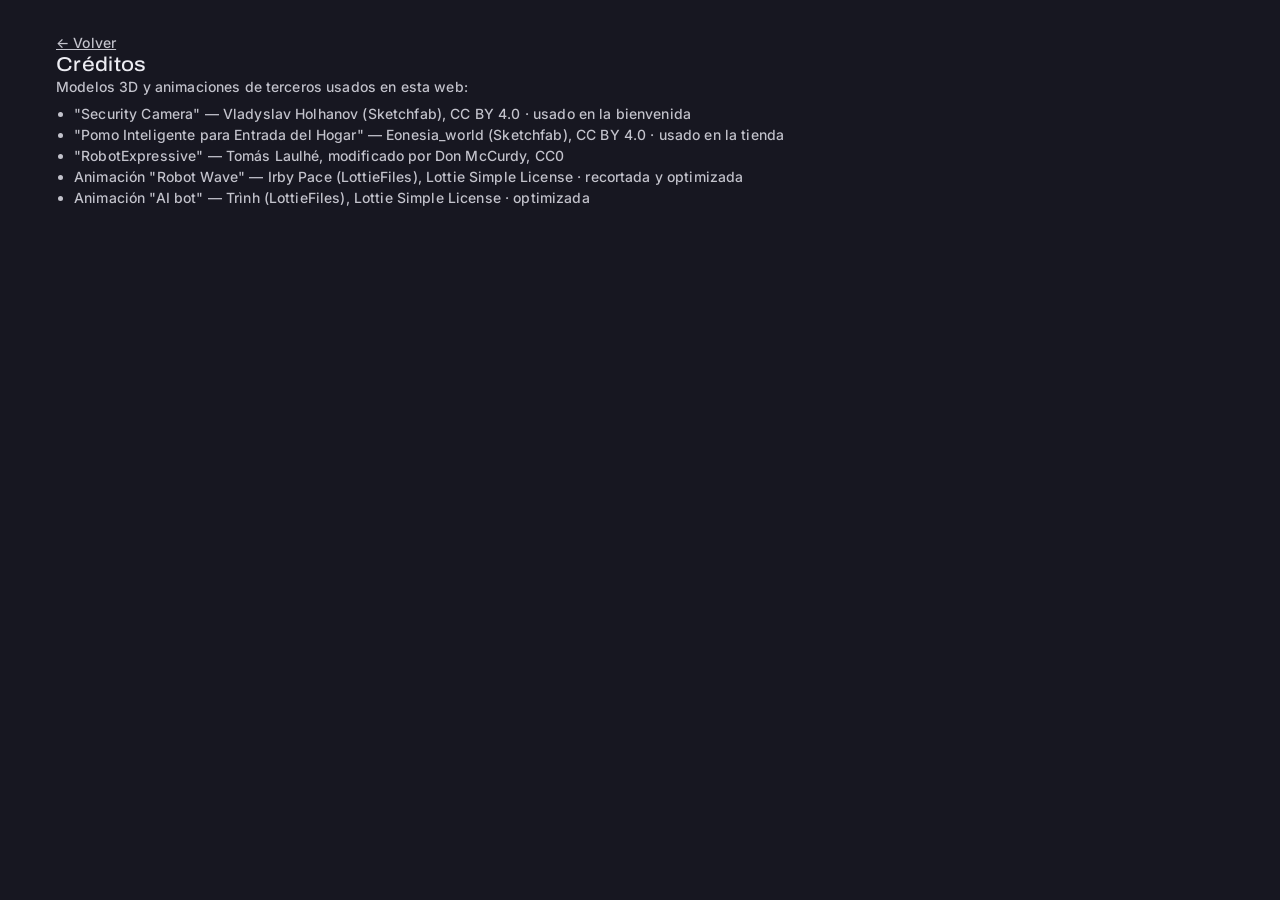
<file: creditos.html>
<!DOCTYPE html>
<html lang="es">
<head>
  <meta charset="UTF-8" />
  <meta name="viewport" content="width=device-width, initial-scale=1, viewport-fit=cover" />
  <title>Créditos · Bruno Rodríguez</title>
  <meta name="robots" content="noindex" />
  <meta name="theme-color" content="#0e1116" />
  <link rel="icon" href="assets/icon.svg?v=2" type="image/svg+xml" />
  <link rel="apple-touch-icon" href="assets/apple-touch-icon.png" />
  <link href="https://fonts.googleapis.com/css2?family=Archivo:wdth,wght@100..125,300..700&family=Inter:wght@300..700&display=swap" rel="stylesheet" />
  <link rel="stylesheet" href="style.css?v=66" />
  <script src="data.js?v=62" defer></script>
</head>
<body>
  <main class="wrap pie" style="border-top: 0; font-size: 14px;">
    <p><a href="./">← Volver</a></p>
    <h1 style="font-size: 20px; color: var(--texto, #fff);">Créditos</h1>
    <p>Modelos 3D y animaciones de terceros usados en esta web:</p>
    <ul id="creditos"></ul>
  </main>
  <script>
    addEventListener('DOMContentLoaded', () => {
      for (const cr of window.CV.creditos) {
        const li = document.createElement('li');
        li.textContent = cr;
        document.getElementById('creditos').append(li);
      }
    });
  </script>
</body>
</html>
</file>
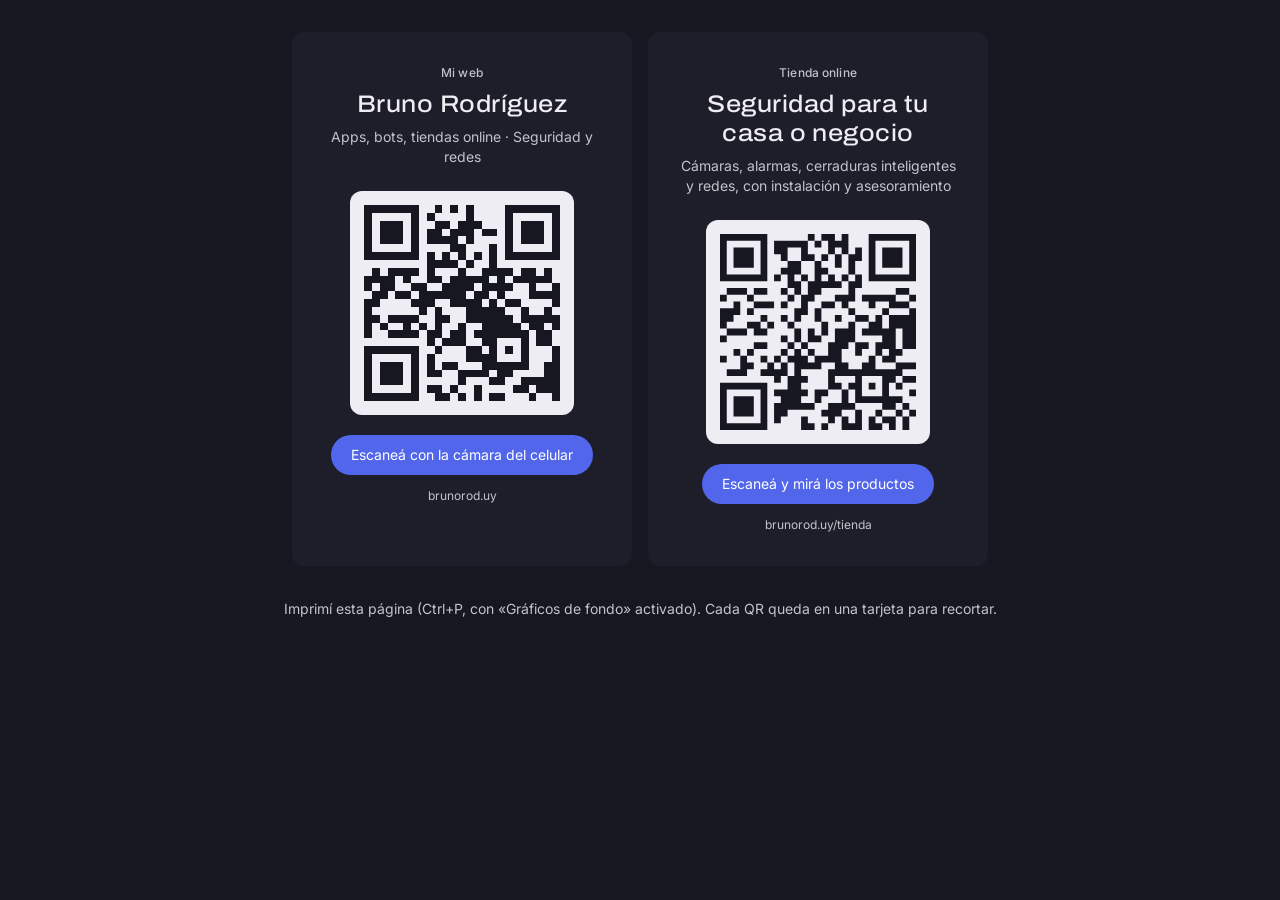
<file: qr.html>
<!DOCTYPE html>
<html lang="es">
<head>
  <meta charset="UTF-8" />
  <meta name="viewport" content="width=device-width, initial-scale=1" />
  <title>QR para imprimir · Bruno Rodríguez</title>
  <meta name="robots" content="noindex" />
  <link rel="icon" href="assets/icon.svg?v=2" type="image/svg+xml" />
  <link rel="apple-touch-icon" href="assets/apple-touch-icon.png" />
  <link rel="preconnect" href="https://fonts.googleapis.com" />
  <link rel="preconnect" href="https://fonts.gstatic.com" crossorigin />
  <link href="https://fonts.googleapis.com/css2?family=Archivo:wdth,wght@100..125,300..700&family=Inter:wght@300..700&display=swap" rel="stylesheet" />
  <style>
    /* Estilo Mercury: fondo onyx, tarjetas grafito, QR sobre placa marfil y una sola píldora cobalto por tarjeta. */
    :root {
      --fondo: #171721; --panel: #1e1e2a; --suave: #c3c3cc; --texto: #ededf3; --acento: #5266eb;
      --titulos: Archivo, Inter, system-ui, sans-serif;
    }
    * { box-sizing: border-box; }
    body { margin: 0; padding: 32px 16px; background: var(--fondo); color: var(--texto); font: 400 16px/1.5 Inter, system-ui, sans-serif; -webkit-print-color-adjust: exact; print-color-adjust: exact; }
    p { margin: 0; }
    .hoja { display: flex; flex-wrap: wrap; gap: 16px; justify-content: center; max-width: 1200px; margin: 0 auto; }
    .tarjeta { width: 340px; max-width: 100%; background: var(--panel); border-radius: 12px; padding: 32px; text-align: center; display: flex; flex-direction: column; align-items: center; }
    .kicker { color: var(--suave); font-size: 12px; font-weight: 480; letter-spacing: 0.01em; }
    h1 { margin: 8px 0 0; font-family: var(--titulos); font-stretch: 112%; font-weight: 480; font-size: 24px; line-height: 1.2; letter-spacing: 0.02em; }
    .desc { margin-top: 8px; color: var(--suave); font-size: 14px; line-height: 1.45; }
    .desc strong { color: var(--texto); font-weight: 480; }
    .placa { margin: 24px auto 20px; background: var(--texto); padding: 14px; border-radius: 12px; }
    .placa img { width: 196px; height: 196px; display: block; }
    .pildora { display: inline-flex; align-items: center; justify-content: center; min-height: 40px; padding: 8px 20px; border-radius: 24px; line-height: 1.3; text-align: center; white-space: nowrap; background: var(--acento); color: #fff; font-size: 14px; }
    .url { font-size: 12px; color: var(--suave); margin-top: 12px; word-break: break-all; }
    .ayuda { text-align: center; color: var(--suave); font-size: 14px; margin-top: 32px; }
    @media print {
      body { padding: 0; }
      .tarjeta { break-inside: avoid; outline: 1px dashed #70707d; }
      .ayuda { display: none; }
    }
  </style>
</head>
<body>
  <div class="hoja">
    <div class="tarjeta">
      <p class="kicker">Mi web</p>
      <h1>Bruno Rodríguez</h1>
      <p class="desc">Apps, bots, tiendas online · Seguridad y redes</p>
      <div class="placa"><img src="assets/qr-web.svg" alt="QR a brunorod.uy" /></div>
      <span class="pildora">Escaneá con la cámara del celular</span>
      <p class="url">brunorod.uy</p>
    </div>
    <div class="tarjeta">
      <p class="kicker">Tienda online</p>
      <h1>Seguridad para tu casa o negocio</h1>
      <p class="desc">Cámaras, alarmas, cerraduras inteligentes y redes, con instalación y asesoramiento</p>
      <div class="placa"><img src="assets/qr-tienda.svg" alt="QR a la tienda de brunorod.uy" /></div>
      <span class="pildora">Escaneá y mirá los productos</span>
      <p class="url">brunorod.uy/tienda</p>
    </div>
  </div>
  <p class="ayuda">Imprimí esta página (Ctrl+P, con «Gráficos de fondo» activado). Cada QR queda en una tarjeta para recortar.</p>
</body>
</html>
</file>
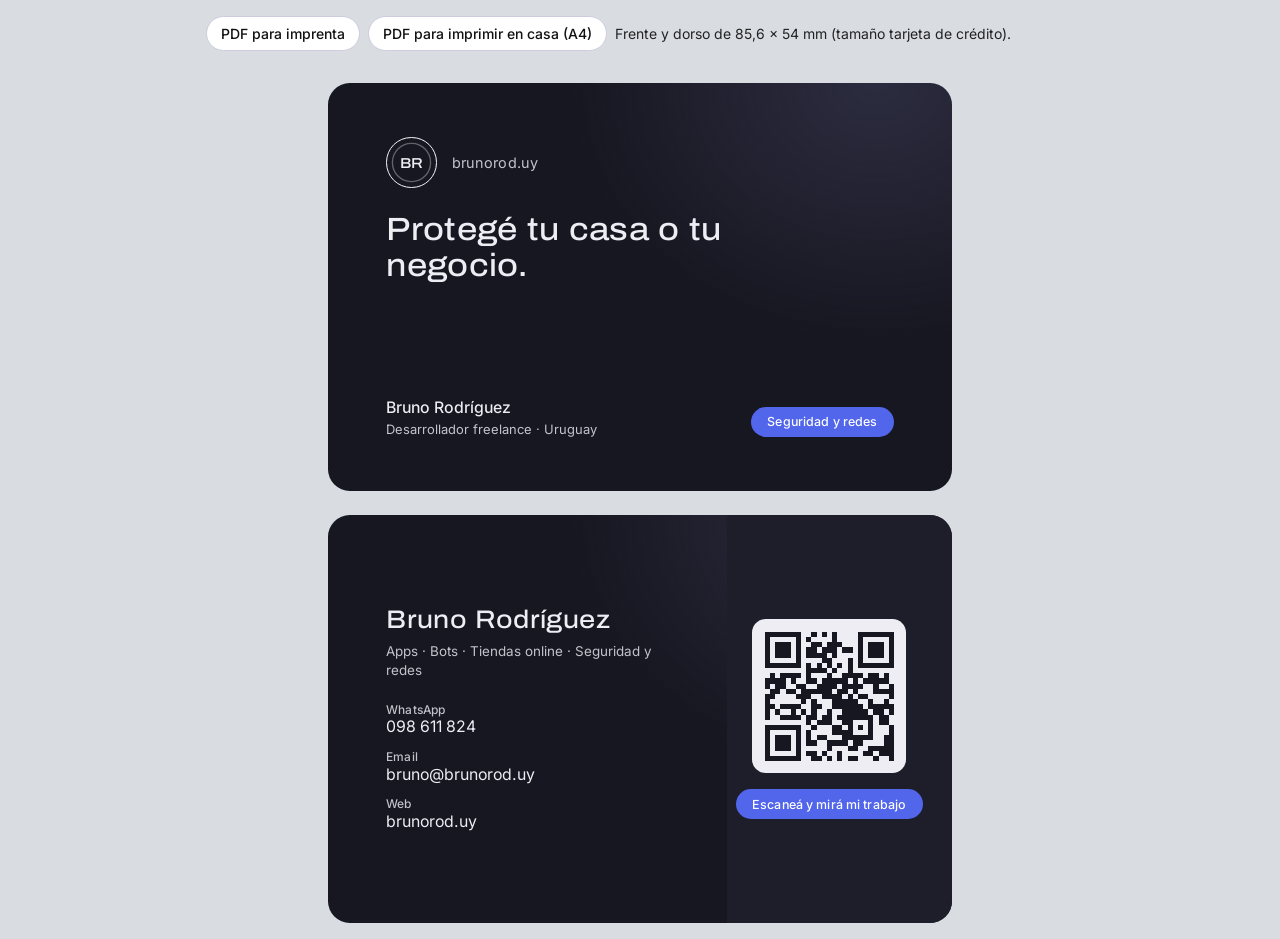
<file: tarjeta-visita.html>
<!DOCTYPE html>
<html lang="es">
<head>
  <meta charset="UTF-8" />
  <meta name="viewport" content="width=device-width, initial-scale=1" />
  <title>Tarjeta de visita · Bruno Rodríguez</title>
  <meta name="robots" content="noindex" />
  <link rel="icon" href="assets/icon.svg?v=2" type="image/svg+xml" />
  <link rel="apple-touch-icon" href="assets/apple-touch-icon.png" />
  <link rel="preconnect" href="https://fonts.googleapis.com" />
  <link rel="preconnect" href="https://fonts.gstatic.com" crossorigin />
  <link href="https://fonts.googleapis.com/css2?family=Archivo:wdth,wght@100..125,300..700&family=Inter:wght@300..700&display=swap" rel="stylesheet" />
  <style>
    /*
      Tarjeta tamaño tarjeta de crédito (ISO ID-1: 85,6 × 54 mm) a doble faz, estilo Mercury.
      ?modo=imprenta → 2 páginas (frente y dorso) de 91,6 × 60 mm: 3 mm de sangrado por lado.
      ?modo=a4       → 2 hojas A4 con 10 tarjetas cada una, para imprimir en casa a doble faz.
    */
    :root {
      --fondo: #171721; --panel: #1e1e2a; --obsidiana: #272735; --borde: #70707d;
      --suave: #c3c3cc; --texto: #ededf3; --acento: #5266eb; --blanco: #ffffff;
      --titulos: Archivo, Inter, Arial, sans-serif;
      --w: 85.6mm; --h: 54mm; --s: 0mm;
    }
    * { box-sizing: border-box; }
    body { margin: 0; background: #d9dde2; font-family: Inter, Arial, sans-serif; -webkit-print-color-adjust: exact; print-color-adjust: exact; }
    p { margin: 0; }

    .cara {
      position: relative; overflow: hidden; flex: none;
      width: calc(var(--w) + 2 * var(--s)); height: calc(var(--h) + 2 * var(--s));
      background: radial-gradient(70% 90% at 88% 0%, #2c2c40 0%, rgba(23, 23, 33, 0) 70%), var(--fondo);
      color: var(--texto);
    }
    /* Marca: anillo doble con las iniciales, como en el menú del sitio. */
    .marca { display: flex; align-items: center; gap: 2.2mm; }
    .logo {
      width: 7.4mm; height: 7.4mm; border-radius: 50%; display: grid; place-items: center;
      border: 0.25mm solid var(--texto); box-shadow: inset 0 0 0 0.7mm var(--fondo), inset 0 0 0 0.9mm rgba(237, 237, 243, 0.35);
      font-family: var(--titulos); font-stretch: 112%; font-weight: 530; font-size: 6pt; letter-spacing: 0.02em;
    }
    .web { font-size: 6pt; color: var(--suave); letter-spacing: 0.01em; }
    .pildora {
      display: inline-flex; align-items: center; height: 4.4mm; padding: 0 2.4mm; border-radius: 3mm;
      background: var(--acento); color: var(--blanco); font-size: 5.2pt; font-weight: 480; letter-spacing: 0.01em; white-space: nowrap;
    }

    /* ---- Frente ---- */
    .frente .marca { position: absolute; left: calc(var(--s) + 5.5mm); top: calc(var(--s) + 5mm); }
    .titular {
      position: absolute; left: calc(var(--s) + 5.5mm); top: calc(var(--s) + 16mm); width: 64mm;
      font-family: var(--titulos); font-stretch: 112%; font-weight: 480; font-size: 13.4pt; line-height: 1.1; letter-spacing: 0.01em;
    }
    .pie { position: absolute; left: calc(var(--s) + 5.5mm); right: calc(var(--s) + 5.5mm); bottom: calc(var(--s) + 5mm); display: flex; align-items: flex-end; justify-content: space-between; gap: 3mm; }
    .firma b { display: block; font-weight: 480; font-size: 6.6pt; }
    .firma span { display: block; margin-top: 0.6mm; font-size: 5.4pt; color: var(--suave); }

    /* ---- Dorso ---- */
    .datos { position: absolute; left: calc(var(--s) + 5.5mm); top: var(--s); bottom: var(--s); width: 44mm; display: flex; flex-direction: column; justify-content: center; }
    .nombre { font-family: var(--titulos); font-stretch: 112%; font-weight: 480; font-size: 10.6pt; line-height: 1.1; letter-spacing: 0.015em; }
    .rol { margin-top: 1.2mm; font-size: 5.6pt; color: var(--suave); line-height: 1.35; }
    .lineas { margin-top: 3.4mm; display: grid; gap: 1.6mm; }
    .linea { font-size: 6.6pt; line-height: 1.3; }
    .linea b { display: block; font-weight: 480; font-size: 5pt; color: var(--suave); letter-spacing: 0.01em; }
    .panel-qr {
      position: absolute; top: 0; right: 0; bottom: 0; width: calc(30mm + var(--s)); padding-right: var(--s);
      background: var(--panel); display: flex; flex-direction: column; align-items: center; justify-content: center; gap: 2.4mm;
    }
    .qr { background: var(--texto); padding: 1.8mm; border-radius: 2mm; }
    .qr img { width: 19mm; height: 19mm; display: block; }

    /* ---- Pantalla ---- */
    .barra { max-width: 900px; margin: 16px auto; padding: 0 16px; display: flex; flex-wrap: wrap; gap: 8px; align-items: center; font-size: 14px; color: #222; }
    .barra a { padding: 8px 14px; border-radius: 32px; background: #fff; color: #111; text-decoration: none; font-weight: 500; border: 1px solid #ccd; }
    .vista { display: flex; flex-wrap: wrap; gap: 24px; justify-content: center; padding: 16px; }
    .vista .cara { border-radius: 3.2mm; zoom: 1.8; }
    .hoja { display: none; }

    @media print {
      body { background: #fff; }
      .barra, .vista { display: none; }
      .hoja { display: flex; break-after: page; }
      .hoja:last-child { break-after: auto; }
    }
    /* Imprenta: una cara por página, con sangrado. */
    body.imprenta .hoja { width: 91.6mm; height: 60mm; }
    /* A4: 10 tarjetas por hoja (2 × 5), centradas. */
    body.a4 .hoja { width: 210mm; height: 297mm; flex-wrap: wrap; align-content: center; justify-content: center; gap: 4mm; padding: 0 17mm; }
  </style>
</head>
<body>
  <div class="barra">
    <a href="?modo=imprenta">PDF para imprenta</a>
    <a href="?modo=a4">PDF para imprimir en casa (A4)</a>
    <span>Frente y dorso de 85,6 × 54 mm (tamaño tarjeta de crédito).</span>
  </div>
  <div class="vista" id="vista"></div>

  <template id="t-frente">
    <div class="cara frente">
      <div class="marca"><div class="logo">BR</div><span class="web">brunorod.uy</span></div>
      <p class="titular">Protegé tu casa o tu negocio.</p>
      <div class="pie">
        <div class="firma"><b>Bruno Rodríguez</b><span>Desarrollador freelance · Uruguay</span></div>
        <span class="pildora">Seguridad y redes</span>
      </div>
    </div>
  </template>

  <template id="t-dorso">
    <div class="cara dorso">
      <div class="datos">
        <p class="nombre">Bruno Rodríguez</p>
        <p class="rol">Apps · Bots · Tiendas online · Seguridad y redes</p>
        <div class="lineas">
          <p class="linea"><b>WhatsApp</b>098 611 824</p>
          <p class="linea"><b>Email</b>bruno@brunorod.uy</p>
          <p class="linea"><b>Web</b>brunorod.uy</p>
        </div>
      </div>
      <div class="panel-qr">
        <div class="qr"><img src="assets/qr-web.svg" alt="QR a brunorod.uy" /></div>
        <span class="pildora">Escaneá y mirá mi trabajo</span>
      </div>
    </div>
  </template>

  <script>
    const params = new URLSearchParams(location.search);
    const modo = params.get('modo') === 'a4' ? 'a4' : 'imprenta';
    document.body.classList.add(modo);
    const cara = (id) => document.getElementById(id).content.cloneNode(true);
    // Tamaño de página según el modo (Chrome toma el @page para el PDF).
    const pagina = document.createElement('style');
    pagina.textContent = modo === 'a4' ? '@page { size: A4; margin: 0; }' : '@page { size: 91.6mm 60mm; margin: 0; }';
    document.head.append(pagina);
    if (modo === 'imprenta') document.documentElement.style.setProperty('--s', '3mm');

    // Vista previa en pantalla: frente y dorso.
    for (const id of ['t-frente', 't-dorso']) document.getElementById('vista').append(cara(id));

    // Hojas para imprimir.
    for (const id of ['t-frente', 't-dorso']) {
      const hoja = document.createElement('div');
      hoja.className = 'hoja';
      for (let i = 0; i < (modo === 'a4' ? 10 : 1); i++) hoja.append(cara(id));
      document.body.append(hoja);
    }
  </script>
</body>
</html>
</file>
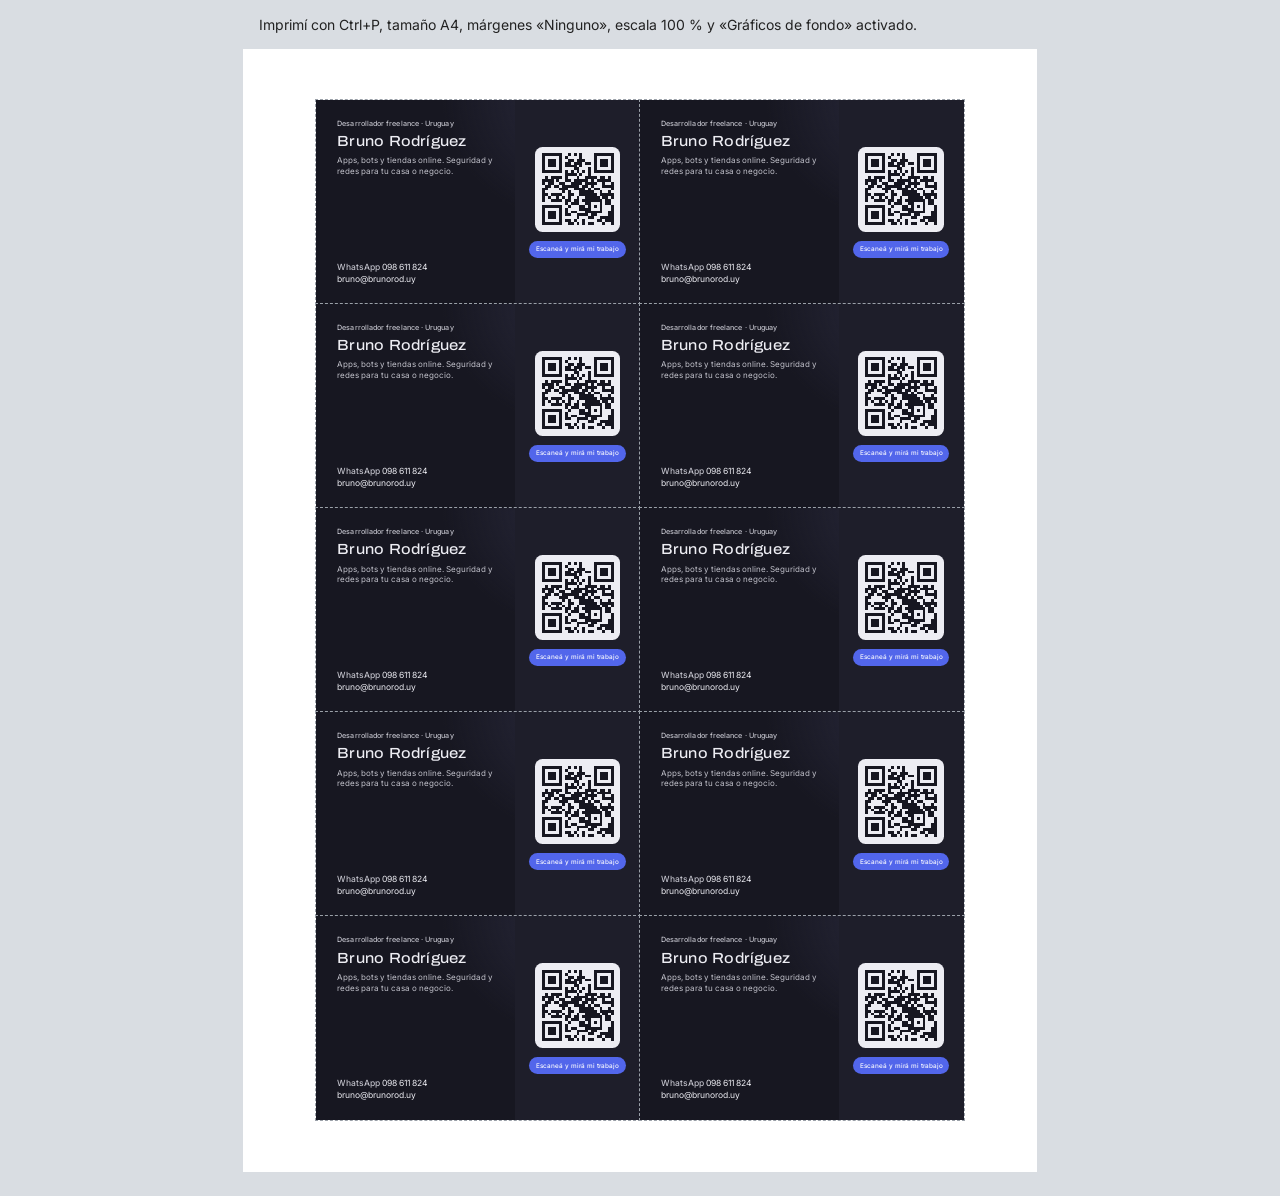
<file: tarjetas.html>
<!DOCTYPE html>
<html lang="es">
<head>
  <meta charset="UTF-8" />
  <meta name="viewport" content="width=device-width, initial-scale=1" />
  <title>Tarjetas para imprimir · Bruno Rodríguez</title>
  <meta name="robots" content="noindex" />
  <link rel="icon" href="assets/icon.svg?v=2" type="image/svg+xml" />
  <link rel="apple-touch-icon" href="assets/apple-touch-icon.png" />
  <link rel="preconnect" href="https://fonts.googleapis.com" />
  <link rel="preconnect" href="https://fonts.gstatic.com" crossorigin />
  <link href="https://fonts.googleapis.com/css2?family=Archivo:wdth,wght@100..125,300..700&family=Inter:wght@300..700&display=swap" rel="stylesheet" />
  <style>
    /* Hoja A4 con 10 tarjetas de 85,6 × 54 mm (tamaño tarjeta de crédito, 2 columnas × 5 filas), estilo Mercury. */
    @page { size: A4; margin: 0; }
    :root {
      --fondo: #171721; --panel: #1e1e2a; --suave: #c3c3cc; --texto: #ededf3; --acento: #5266eb;
      --titulos: Archivo, Inter, Arial, sans-serif;
    }
    * { box-sizing: border-box; }
    body { margin: 0; background: #d9dde2; font-family: Inter, Arial, sans-serif; color: var(--texto); -webkit-print-color-adjust: exact; print-color-adjust: exact; }
    p { margin: 0; }
    .barra { max-width: 210mm; margin: 16px auto; padding: 0 16px; display: flex; flex-wrap: wrap; gap: 8px; align-items: center; font-size: 14px; color: #222; }
    .hoja {
      width: 210mm; height: 297mm; margin: 0 auto 24px; background: #fff;
      display: grid; grid-template-columns: repeat(2, 85.6mm); grid-auto-rows: 54mm;
      justify-content: center; align-content: center; gap: 0;
    }
    .tarjeta {
      position: relative; width: 85.6mm; height: 54mm; overflow: hidden;
      background: radial-gradient(70% 90% at 88% 0%, #2c2c40 0%, rgba(23, 23, 33, 0) 70%), var(--fondo);
      outline: 0.2mm dashed #9aa0a8; outline-offset: -0.1mm;
    }
    .texto { position: absolute; left: 5.5mm; top: 5mm; bottom: 5mm; width: 43mm; display: flex; flex-direction: column; }
    .kicker { font-size: 5.4pt; font-weight: 480; letter-spacing: 0.01em; color: var(--suave); }
    h1 { margin: 1.4mm 0 0; font-family: var(--titulos); font-stretch: 112%; font-weight: 480; font-size: 11pt; line-height: 1.1; letter-spacing: 0.015em; }
    .rol { margin-top: 1.6mm; font-size: 6pt; line-height: 1.35; color: var(--suave); }
    .contacto { margin-top: auto; font-size: 6.4pt; line-height: 1.45; }
    .contacto b { font-weight: 480; color: var(--suave); }
    .qr { position: absolute; top: 0; right: 0; bottom: 0; width: 33mm; background: var(--panel); display: flex; flex-direction: column; align-items: center; justify-content: center; gap: 2.4mm; }
    .qr .placa { background: var(--texto); padding: 1.8mm; border-radius: 2mm; }
    .qr img { width: 19mm; height: 19mm; display: block; }
    .pildora { display: inline-flex; align-items: center; height: 4.4mm; padding: 0 1.8mm; border-radius: 3mm; background: var(--acento); color: #fff; font-size: 4.8pt; font-weight: 480; white-space: nowrap; }
    @media print { body { background: #fff; } .barra { display: none; } .hoja { margin: 0; } }
  </style>
</head>
<body>
  <div class="barra">
    <span>Imprimí con Ctrl+P, tamaño A4, márgenes «Ninguno», escala 100 % y «Gráficos de fondo» activado.</span>
  </div>
  <div class="hoja" id="hoja"></div>

  <template id="t-cv">
    <div class="tarjeta">
      <div class="texto">
        <p class="kicker">Desarrollador freelance · Uruguay</p>
        <h1>Bruno Rodríguez</h1>
        <p class="rol">Apps, bots y tiendas online. Seguridad y redes para tu casa o negocio.</p>
        <p class="contacto"><b>WhatsApp</b> 098 611 824<br />bruno@brunorod.uy</p>
      </div>
      <div class="qr">
        <div class="placa"><img src="assets/qr-web.svg" alt="QR a brunorod.uy" /></div>
        <span class="pildora">Escaneá y mirá mi trabajo</span>
      </div>
    </div>
  </template>

  <script>
    const t = document.getElementById('t-cv');
    for (let i = 0; i < 10; i++) document.getElementById('hoja').append(t.content.cloneNode(true));
  </script>
</body>
</html>
</file>
<file: style.css>
:root {
  /* Mercury — DESIGN.md */
  --fondo: #171721;       /* Onyx Canvas */
  --panel: #1e1e2a;       /* Graphite Card */
  --fondo-2: #272735;     /* Obsidian Button */
  --borde: #70707d;       /* Slate Border */
  --borde-claro: #e2e3ed; /* Mist Border */
  --suave: #c3c3cc;       /* Ash Text */
  --texto: #ededf3;       /* Ivory Text */
  --acento: #5266eb;      /* Cobalt: solo la acción principal */
  --acento-texto: #ffffff;
  --radio: 12px;          /* cards */
  --radio-boton: 32px;    /* buttons, inputs */
  --pildora: 40px;        /* nav, tags */
  /* --hero-foto: url('img/portada.jpg'); */
  --titulos: Archivo, 'Söhne Breit', Inter, system-ui, sans-serif;
  color-scheme: dark;
}

* { box-sizing: border-box; }
html { scroll-behavior: smooth; scroll-padding-top: 72px; -webkit-text-size-adjust: 100%; }
body {
  margin: 0;
  background: var(--fondo);
  color: var(--texto);
  font: 400 16px/1.5 Inter, system-ui, -apple-system, 'Segoe UI', Roboto, sans-serif;
  overflow-x: hidden;
}
img { max-width: 100%; display: block; }
a { color: inherit; }
h1, h2, h3, h4 { font-family: var(--titulos); font-stretch: 112%; line-height: 1.15; margin: 0; font-weight: 480; letter-spacing: 0.015em; }
p { margin: 0; }

.wrap { width: 100%; max-width: 1200px; margin: 0 auto; padding: 0 16px; }

/* Navegación */
.nav {
  position: fixed; top: 0; left: 0; right: 0; z-index: 10;
  display: flex; align-items: center; gap: 12px;
  padding: 12px 16px;
  background: transparent;
  transition: background-color 0.25s ease;
}
.nav.con-fondo {
  background: rgba(23, 23, 33, 0.8);
  backdrop-filter: blur(20px); -webkit-backdrop-filter: blur(20px);
}
.nav-brand {
  flex: none; display: grid; place-items: center;
  width: 40px; height: 40px; border-radius: 50%;
  background: transparent; color: var(--texto);
  border: 1px solid var(--texto); box-shadow: inset 0 0 0 4px var(--fondo), inset 0 0 0 5px rgba(237, 237, 243, 0.35);
  font-weight: 530; text-decoration: none; font-size: 14px;
  position: relative; isolation: isolate;
  transition: text-shadow 0.3s ease;
}
/* Logo animado: una luz cobalto da la vuelta al anillo */
.nav-brand::before {
  content: ''; position: absolute; inset: -1px; border-radius: 50%; z-index: -1;
  background: conic-gradient(from 0deg, transparent 0 62%, rgba(82, 102, 235, 0.5) 80%, #8f9bff 93%, #fff 100%);
  -webkit-mask: radial-gradient(farthest-side, transparent calc(100% - 2px), #000 calc(100% - 1.5px));
          mask: radial-gradient(farthest-side, transparent calc(100% - 2px), #000 calc(100% - 1.5px));
  filter: drop-shadow(0 0 3px rgba(82, 102, 235, 0.9));
  animation: br-orbita 4s linear infinite;
}
.nav-brand:hover::before { animation-duration: 1.4s; }
.nav-brand:hover { text-shadow: 0 0 10px rgba(143, 155, 255, 0.9); }
@keyframes br-orbita { to { transform: rotate(360deg); } }
.nav-links { flex: 1; min-width: 0; display: flex; gap: 4px; overflow-x: auto; scrollbar-width: none; }
.nav-cta { flex: none; min-height: 40px; padding: 0 20px; font-size: 14px; }
.nav-links::-webkit-scrollbar { display: none; }
.nav-links a {
  flex: none; display: inline-flex; align-items: center; min-height: 40px; padding: 0 20px; border-radius: var(--pildora);
  color: var(--texto); text-decoration: none; font-size: 16px; font-weight: 400;
}
.nav-links a:hover { background: rgba(237, 237, 243, 0.08); }

/* Portada */
.hero {
  position: relative; min-height: 100vh; min-height: 100svh;
  display: flex; flex-direction: column; align-items: center; justify-content: center;
  padding-top: 112px; padding-bottom: 72px; text-align: center;
}
.hero::before {
  content: ''; position: absolute; top: 0; bottom: 0; left: calc(50% - 50vw); right: calc(50% - 50vw); z-index: -1;
  background:
    linear-gradient(180deg, rgba(23, 23, 33, 0.55) 0%, rgba(23, 23, 33, 0.35) 45%, #171721 100%),
    var(--hero-foto, radial-gradient(90% 70% at 50% 20%, #34344a 0%, #22222f 45%, #171721 80%));
  background-size: cover; background-position: center;
}
.hero > * { max-width: 640px; }

/* Laptop de fondo que recorre las secciones del sitio */
.laptop {
  position: absolute; left: 50%; top: 50%; z-index: -1;
  width: min(80vw, 920px); max-width: none;
  transform: translate(-50%, -50%);
  opacity: 0.26; pointer-events: none;
  -webkit-mask-image: radial-gradient(75% 75% at 50% 45%, #000 55%, transparent 100%);
          mask-image: radial-gradient(75% 75% at 50% 45%, #000 55%, transparent 100%);
}
.laptop-tapa {
  position: relative; padding: 2.4% 2.4% 3.2%;
  background: linear-gradient(180deg, #2b2b3c 0%, #1d1d29 100%);
  border-radius: 18px 18px 6px 6px; box-shadow: inset 0 0 0 1px rgba(237, 237, 243, 0.22);
}
.laptop-tapa::before {
  content: ''; position: absolute; top: 1%; left: 50%; width: 5px; height: 5px; transform: translateX(-50%);
  border-radius: 50%; background: #3d3d52;
}
.laptop-pantalla { aspect-ratio: 16 / 10; overflow: hidden; border-radius: 6px; background: var(--fondo); }
.laptop-pantalla img { display: block; width: 100%; height: auto; animation: recorrer 35s ease-in-out infinite; }
.laptop-base {
  position: relative; width: 114%; margin-left: -7%; height: clamp(8px, 1.5vw, 16px);
  background: linear-gradient(180deg, #55556b 0%, #34344a 35%, #1f1f2c 100%);
  border-radius: 2px 2px 14px 14px / 2px 2px 10px 10px; box-shadow: inset 0 1px 0 rgba(237, 237, 243, 0.45);
}
.laptop-base::before {
  content: ''; position: absolute; left: 50%; top: 0; width: 14%; height: 38%; transform: translateX(-50%);
  background: #232332; border-radius: 0 0 8px 8px;
}
/* 7 pantallas (cada una 1/7 del alto): se detiene en cada sección y vuelve arriba */
@keyframes recorrer {
  0%, 9%     { transform: translateY(0); }
  13%, 22%   { transform: translateY(-14.2857%); }
  26%, 35%   { transform: translateY(-28.5714%); }
  39%, 48%   { transform: translateY(-42.8571%); }
  52%, 61%   { transform: translateY(-57.1429%); }
  65%, 74%   { transform: translateY(-71.4286%); }
  78%, 90%   { transform: translateY(-85.7143%); }
  96%, 100%  { transform: translateY(0); }
}
/* Bienvenida: sillón 3D que gira, se desarma y se vuelve a armar (sillon3d.js) */
.sillon3d { position: relative; width: min(100%, 440px); aspect-ratio: 4 / 3; margin: 0 auto 24px; }
.sillon3d canvas { display: block; width: 100% !important; height: 100% !important; opacity: 0; transition: opacity 0.6s ease; }
.sillon3d.listo canvas { opacity: 1; }

@media (max-width: 700px) {
  .laptop { top: 0; transform: translate(-50%, 8px); opacity: 0.2; }
  .hero .laptop { top: 72px; }
}
.kicker { color: var(--suave); font-size: 12px; font-weight: 480; letter-spacing: 0.01em; margin-bottom: 16px; }
.hero h1 { font-size: clamp(40px, 10vw, 65px); font-weight: 480; line-height: 1.1; letter-spacing: 0.01em; color: var(--acento-texto); }
.hero-titulo { font-size: 18px; color: var(--texto); font-weight: 480; margin-top: 16px; line-height: 1.35; }
.hero-resumen { color: var(--suave); margin: 16px auto 0; font-size: 16px; line-height: 1.5; }
.hero-acciones { display: flex; flex-wrap: wrap; justify-content: center; gap: 12px; margin-top: 32px; }
.hero-links { display: flex; flex-wrap: wrap; justify-content: center; gap: 8px 24px; margin-top: 24px; }
.hero-links a, .hero-links button {
  padding: 0; border: 0; background: none; cursor: pointer;
  color: var(--suave); font: inherit; font-size: 14px; letter-spacing: 0.005em;
  text-decoration: underline; text-underline-offset: 4px; text-decoration-color: rgba(195, 195, 204, 0.4);
}
.hero-links a:hover, .hero-links button:hover { color: var(--texto); }

.btn {
  display: inline-flex; align-items: center; justify-content: center;
  min-height: 48px; padding: 0 20px; border-radius: var(--radio-boton);
  border: 1px solid var(--texto); background: transparent; color: var(--texto);
  text-decoration: none; font-weight: 400; font-size: 16px;
  transition: background-color 0.15s ease, filter 0.15s ease;
}
.btn:hover { background: rgba(237, 237, 243, 0.08); }
.btn-primario { background: var(--acento); color: var(--acento-texto); border-color: transparent; }
.btn-primario:hover { background: var(--acento); filter: brightness(1.12); }

/* Secciones */
.seccion { padding-top: 72px; padding-bottom: 0; }
/* Robot que cruza la pantalla entre la portada y Proyectos (robotpaseo.js) */
#proyectos { position: relative; }
.paseo { position: absolute; top: -72px; left: calc(50% - 50vw); width: 100vw; height: 144px; pointer-events: none; }
.paseo canvas { display: block; width: 100% !important; height: 100% !important; opacity: 0; transition: opacity 0.6s ease; }
.paseo.listo canvas { opacity: 1; }
.seccion-cab { margin-bottom: 32px; }
.seccion h2 { font-size: clamp(28px, 6.5vw, 42px); font-weight: 480; letter-spacing: 0.01em; }
.bajada { color: var(--suave); max-width: 640px; margin-top: 16px; font-size: 18px; line-height: 1.5; }
.sub { font-size: 12px; font-weight: 480; color: var(--suave); letter-spacing: 0.01em; margin: 0 0 12px; }

/* Pestañas (rubros / repos) */
.rubros { display: flex; gap: 8px; overflow-x: auto; padding-bottom: 4px; margin-bottom: 16px; scrollbar-width: none; }
.rubros::-webkit-scrollbar { display: none; }
.rubro {
  flex: none; min-height: 44px; padding: 0 20px; border-radius: var(--pildora);
  border: 0; background: var(--fondo-2); color: var(--texto);
  font: inherit; font-weight: 400; font-size: 15px; cursor: pointer;
  display: inline-flex; align-items: center; gap: 8px;
}
.rubro[aria-selected='true'] { background: var(--acento); color: var(--acento-texto); }
.cuenta { font-size: 12px; padding: 1px 8px; border-radius: var(--pildora); background: rgba(237, 237, 243, 0.1); color: inherit; }
.rubro[aria-selected='true'] .cuenta { background: rgba(255, 255, 255, 0.2); }

/* Realidad Aumentada */
.ra-panel {
  display: grid; gap: 0;
  background: var(--panel); border-radius: var(--radio); overflow: hidden;
}
.ra-visor { position: relative; background: radial-gradient(circle at 50% 40%, #2c2c3e, #171721 70%); }
model-viewer { width: 100%; height: min(62vh, 480px); --poster-color: transparent; --progress-bar-color: transparent; }
.ar-btn {
  position: absolute; left: 50%; bottom: 16px; transform: translateX(-50%);
  display: inline-flex; align-items: center; gap: 8px;
  min-height: 52px; padding: 0 24px; border: 0; border-radius: var(--radio-boton);
  background: var(--acento); color: var(--acento-texto);
  font: inherit; font-weight: 400; font-size: 16px; white-space: nowrap;
  cursor: pointer;
}
.progreso { position: absolute; top: 0; left: 0; right: 0; height: 3px; background: rgba(255, 255, 255, 0.08); transition: opacity 0.3s; }
.progreso.oculto { opacity: 0; }
.progreso-barra { height: 100%; width: 0; background: var(--texto); transition: width 0.2s; }
.ra-aviso { position: absolute; top: 12px; left: 12px; right: 12px; text-align: center; font-size: 13px; color: var(--suave); background: rgba(23, 23, 33, 0.75); padding: 8px 12px; border-radius: var(--pildora); }
.ra-info { padding: 22px 20px 24px; }
.ra-info h3 { font-size: 28px; margin-bottom: 12px; line-height: 1.2; }
.ra-info > p:not(.kicker) { color: var(--suave); }
.modelos { display: flex; flex-wrap: wrap; gap: 8px; margin-top: 16px; }
.modelo {
  min-height: 40px; padding: 0 16px; border-radius: var(--pildora);
  border: 1px solid transparent; background: var(--fondo-2); color: var(--texto);
  font: inherit; font-size: 14px; font-weight: 400; cursor: pointer;
}
.modelo[aria-pressed='true'] { border-color: var(--texto); }
.medidas { margin-top: 12px; font-size: 14px; color: var(--texto); font-variant-numeric: tabular-nums; }
.enlace { display: inline-block; margin-top: 12px; color: var(--texto); font-weight: 480; text-decoration: underline; text-underline-offset: 4px; }
.pasos { margin: 18px 0 0; padding: 16px 16px 16px 36px; border-radius: var(--radio); background: var(--fondo-2); color: var(--suave); font-size: 14px; }
.pasos li + li { margin-top: 4px; }

/* Intro con carrusel */
body.con-intro { overflow: hidden; }
.intro {
  position: fixed; inset: 0; z-index: 50; overflow-y: auto; overflow-x: hidden;
  display: flex; flex-direction: column;
  background:
    linear-gradient(180deg, rgba(23, 23, 33, 0.55) 0%, rgba(23, 23, 33, 0.35) 40%, #171721 88%),
    var(--hero-foto, radial-gradient(90% 60% at 50% 25%, #34344a 0%, #22222f 45%, #171721 80%));
  background-color: var(--fondo); background-size: cover; background-position: center;
  transition: opacity 0.35s ease;
}
.intro.saliendo { opacity: 0; }
.intro[hidden] { display: none; }
.intro-banner {
  display: flex; align-items: center; justify-content: center; gap: 10px;
  padding: 16px; text-align: center;
  background: transparent; color: var(--texto);
  font-size: 14px; font-weight: 400; letter-spacing: 0.005em;
}
.intro-etiqueta { padding: 2px 10px; border-radius: var(--pildora); background: var(--fondo-2); color: var(--texto); font-size: 0.8em; }
.carrusel-ayuda { text-align: center; color: var(--suave); font-size: 12px; font-weight: 480; letter-spacing: 0.01em; }
.carrusel { padding: 12px 0 32px; overflow: hidden; }
.carrusel-pista { display: flex; gap: 12px; width: max-content; animation: desfile 70s linear infinite; }
.carrusel:hover .carrusel-pista, .carrusel:active .carrusel-pista { animation-play-state: paused; }
@keyframes desfile { from { transform: translateX(0); } to { transform: translateX(calc(-50% - 6px)); } }
.carrusel-item {
  flex: none; width: 132px; padding: 10px 10px 12px; border-radius: var(--radio);
  border: 0; background: var(--panel); color: var(--texto);
  font: inherit; font-size: 13px; font-weight: 400; cursor: pointer; text-align: center;
}
.carrusel-item img { width: 112px; height: 112px; margin: 0 auto 6px; object-fit: contain; }
.carrusel-item span { display: block; white-space: nowrap; overflow: hidden; text-overflow: ellipsis; }
.intro-cuerpo { position: relative; isolation: isolate; flex: 1; display: flex; flex-direction: column; justify-content: center; width: 100%; max-width: 640px; margin: 0 auto; padding: 40px 16px 56px; text-align: center; }
.intro-cuerpo h1 { font-size: clamp(32px, 8.4vw, 65px); font-weight: 480; line-height: 1.1; letter-spacing: 0.01em; color: var(--acento-texto); }
.intro-cuerpo > p:not(.kicker) { color: var(--texto); font-size: 17px; font-weight: 480; line-height: 1.35; margin-top: 16px; }
.intro-cuerpo strong { color: var(--texto); }
.intro-acciones { display: flex; flex-direction: column; align-items: center; gap: 12px; margin-top: 96px; }
/* Botón de la tienda debajo: deja lugar para que su robot asome sin tapar el botón de arriba */
.asoma-tienda { margin-top: 72px; }
.intro-btn { min-height: 52px; padding: 0 24px; }
@media (max-width: 480px) {
  .intro-btn, .asoma { width: 100%; }
  /* Con dos botones: sillón y espacios más compactos para que el de la tienda entre en pantalla */
  .intro-cuerpo { padding-top: 8px; }
  .intro .sillon3d { width: min(100%, 290px); margin-bottom: 4px; }
  .intro-acciones { margin-top: 80px; }
  .asoma-tienda { margin-top: 54px; }
  .intro-cuerpo h1 { font-size: clamp(28px, 7.4vw, 34px); }
  .intro-cuerpo > p:not(.kicker) { font-size: 16px; }
}
@media (max-width: 400px) { .intro .sillon3d { width: min(100%, 210px); } }

/* Robot que asoma por detrás del botón y saluda */
.asoma { position: relative; display: flex; isolation: isolate; }
.asoma > .btn { position: relative; z-index: 1; }
.asoma-ventana {
  position: absolute; right: 10px; bottom: calc(100% - 14px); z-index: 0;
  width: 130px; height: 94px; overflow: hidden; pointer-events: none;
}
.asoma-robot {
  position: absolute; left: 0; top: 0; width: 130px; height: 130px;
  transform: translateY(75%); transition: transform 0.45s cubic-bezier(0.5, 0, 0.75, 0);
}
.asoma.saluda .asoma-robot { transform: translateY(-4%); transition: transform 0.6s cubic-bezier(0.25, 1.5, 0.5, 1); }
/* Robot blanco del botón de la tienda, del lado izquierdo, llega medio segundo después */
.asoma-ventana-izq { right: auto; left: 14px; width: 96px; }
.asoma-robot-2 { top: 14px; left: -31px; width: 164px; height: 92px; transform: translateY(100%); }
.asoma.saluda .asoma-robot-2 { transform: translateY(0); transition-delay: 0.5s; }
@media (prefers-reduced-motion: reduce) {
  .carrusel { overflow-x: auto; }
  .carrusel-pista { animation: none; }
}
@media (min-width: 820px) { .carrusel-item { width: 168px; } .carrusel-item img { width: 148px; height: 148px; } }

/* Proyectos */
.proyectos { display: grid; gap: 12px; }
.proyecto { min-width: 0; background: var(--panel); border-radius: var(--radio); padding: 32px; }
.proyecto h3 { font-size: 28px; margin-bottom: 12px; line-height: 1.2; }
.proyecto > p:not(.etiqueta) { color: var(--suave); }
.etiqueta { font-size: 12px; font-weight: 480; color: var(--suave); letter-spacing: 0.01em; margin-bottom: 8px; }
.galeria { display: flex; gap: 10px; overflow-x: auto; margin-top: 16px; scroll-snap-type: x mandatory; scrollbar-width: thin; }
.galeria img { flex: none; width: 150px; height: auto; border-radius: var(--radio); scroll-snap-align: start; }

.chips { list-style: none; padding: 0; margin: 14px 0 0; display: flex; flex-wrap: wrap; gap: 6px; }
.chips li { padding: 5px 12px; border-radius: var(--pildora); background: var(--fondo-2); font-size: 13px; }
.chips-chicos li { font-size: 12px; padding: 3px 9px; color: var(--suave); }

/* GitHub */
.stats { display: grid; grid-template-columns: repeat(3, 1fr); gap: 10px; margin-bottom: 20px; }
.stat { background: var(--panel); border-radius: var(--radio); padding: 32px 16px; }
.stat strong { display: block; font-family: var(--titulos); font-stretch: 112%; font-size: clamp(24px, 6vw, 32px); font-weight: 480; letter-spacing: 0.015em; }
.stat span { font-size: 13px; color: var(--suave); }
.capturas { display: flex; gap: 12px; overflow-x: auto; margin-bottom: 20px; scroll-snap-type: x mandatory; }
.capturas figure { flex: none; width: min(86vw, 520px); margin: 0; scroll-snap-align: start; }
.capturas img { border-radius: var(--radio); }
.capturas figcaption { font-size: 13px; color: var(--suave); margin-top: 8px; }

.prs { list-style: none; margin: 0; padding: 0; border-radius: var(--radio); overflow: hidden; background: var(--panel); }
.pr { display: flex; gap: 12px; padding: 16px 20px; border-top: 1px solid var(--fondo-2); }
.pr:first-child { border-top: 0; }
.pr-icono {
  flex: none; width: 16px; height: 16px; margin-top: 3px;
  background: var(--texto);
  -webkit-mask: url("data:image/svg+xml,%3Csvg xmlns='http://www.w3.org/2000/svg' viewBox='0 0 16 16'%3E%3Cpath d='M5.45 5.154A4.25 4.25 0 0 0 9.25 7.5h1.378a2.251 2.251 0 1 1 0 1.5H9.25A5.734 5.734 0 0 1 5 7.123v3.505a2.25 2.25 0 1 1-1.5 0V5.372a2.25 2.25 0 1 1 1.95-.218ZM4.25 13.5a.75.75 0 1 0 0-1.5.75.75 0 0 0 0 1.5Zm8.5-4.5a.75.75 0 1 0 0-1.5.75.75 0 0 0 0 1.5ZM5 3.25a.75.75 0 1 0 0 .005V3.25Z'/%3E%3C/svg%3E") center / contain no-repeat;
          mask: url("data:image/svg+xml,%3Csvg xmlns='http://www.w3.org/2000/svg' viewBox='0 0 16 16'%3E%3Cpath d='M5.45 5.154A4.25 4.25 0 0 0 9.25 7.5h1.378a2.251 2.251 0 1 1 0 1.5H9.25A5.734 5.734 0 0 1 5 7.123v3.505a2.25 2.25 0 1 1-1.5 0V5.372a2.25 2.25 0 1 1 1.95-.218ZM4.25 13.5a.75.75 0 1 0 0-1.5.75.75 0 0 0 0 1.5Zm8.5-4.5a.75.75 0 1 0 0-1.5.75.75 0 0 0 0 1.5ZM5 3.25a.75.75 0 1 0 0 .005V3.25Z'/%3E%3C/svg%3E") center / contain no-repeat;
}
.pr-cuerpo { min-width: 0; }
.pr-titulo { font-weight: 480; font-size: 16px; overflow-wrap: anywhere; }
.pr-meta { font-size: 13px; color: var(--suave); margin-top: 4px; }
.merged { display: inline-block; padding: 0 10px; border-radius: var(--pildora); background: var(--fondo-2); color: var(--texto); font-size: 12px; font-weight: 480; }
.mas { color: var(--texto); font-weight: 480; }
.menos { color: var(--suave); font-weight: 480; }

/* Trayectoria */
.dos-col { display: grid; gap: 32px; }
.linea { list-style: none; margin: 0; padding: 0 0 0 20px; border-left: 1px solid var(--borde); }
.linea li { position: relative; padding-bottom: 22px; }
.linea li::before { content: ''; position: absolute; left: -26.5px; top: 6px; width: 12px; height: 12px; border-radius: 50%; background: var(--texto); border: 3px solid var(--fondo); }
.linea h3 { font-size: 18px; margin-bottom: 4px; line-height: 1.35; }
.linea li > p:not(.etiqueta) { color: var(--suave); font-size: 15px; }
.lista { margin: 0 0 28px; padding-left: 20px; color: var(--suave); }

/* Contacto */
.contacto { padding-bottom: 72px; }
.contacto h2 { margin-bottom: 32px; }
.contacto-grid { display: grid; grid-template-columns: repeat(auto-fit, minmax(150px, 1fr)); gap: 10px; }
.contacto-card { display: block; padding: 20px; border-radius: var(--radio); background: var(--panel); border: 1px solid transparent; text-decoration: none; min-width: 0; }
.contacto-card:hover { border-color: var(--borde); }
.contacto-card span { display: block; font-size: 13px; color: var(--suave); }
.contacto-card strong { display: block; font-size: 15px; overflow-wrap: anywhere; }
.contacto-card:first-child { background: var(--acento); color: var(--acento-texto); border-color: var(--acento); }
.contacto-card:first-child span { color: var(--acento-texto); opacity: 0.8; }
.contacto-card:first-child:hover { filter: brightness(1.12); border-color: var(--acento); }

/* Formulario de contacto */
.form-contacto { margin-top: 32px; padding: 32px; border-radius: var(--radio); background: var(--panel); display: grid; gap: 14px; max-width: 720px; }
.form-contacto h3 { font-size: 21px; }
.form-ayuda { color: var(--suave); font-size: 14px; margin-top: -8px; }
.form-fila { display: grid; gap: 14px; }
.form-contacto label { display: grid; gap: 6px; font-size: 14px; color: var(--suave); }
.form-contacto input, .form-contacto select, .form-contacto textarea {
  width: 100%; padding: 14px 20px; border-radius: var(--radio-boton); border: 1px solid var(--borde-claro);
  background: transparent; color: var(--texto); font: inherit; font-size: 16px;
}
.form-contacto textarea { resize: vertical; min-height: 120px; border-radius: 24px; }
.form-contacto ::placeholder { color: var(--suave); }
.form-contacto select option { background: var(--panel); }
.form-contacto input:focus, .form-contacto select:focus, .form-contacto textarea:focus { outline: 2px solid var(--texto); outline-offset: 2px; border-color: var(--texto); }
.form-contacto .btn { justify-self: start; min-width: 200px; }
.form-contacto .btn[disabled] { opacity: 0.6; cursor: wait; }
.form-estado { font-size: 14px; min-height: 1.4em; }
.form-estado.ok { color: var(--texto); }
.form-estado.error { color: var(--texto); font-weight: 480; }
.trampa { position: absolute; left: -9999px; width: 1px; height: 1px; overflow: hidden; }
/* Verificación anti-robots de Cloudflare (Turnstile) */
.turnstile { min-height: 65px; }

/* Botón flotante de WhatsApp */
.wa-flotante {
  position: fixed; right: 14px; bottom: calc(14px + env(safe-area-inset-bottom, 0px)); z-index: 40;
  width: 48px; height: 48px; border-radius: 50%; display: grid; place-items: center;
  background: #25d366; color: #0b0b10; /* verde WhatsApp con logo negro, igual que el botón de la tienda */
  box-shadow: 0 6px 18px rgba(0, 0, 0, 0.35);
  transition: transform 0.15s ease;
}
.wa-flotante:hover { transform: scale(1.06); }
.wa-flotante svg { width: 26px; height: 26px; }

.pie { padding-top: 32px; padding-bottom: 100px; border-top: 1px solid var(--fondo-2); color: var(--suave); font-size: 12px; font-weight: 480; letter-spacing: 0.01em; }
.pie ul { padding-left: 18px; margin: 6px 0 12px; }
.pie a { color: inherit; }

@media (min-width: 820px) {
  .nav { padding: 12px 32px; }
  .nav-links { justify-content: center; }
  .nav-cta { font-size: 16px; }
  .form-fila { grid-template-columns: 1fr 1fr; }
  .ra-panel { grid-template-columns: 1.4fr 1fr; }
  model-viewer { height: 520px; }
  .ra-info { padding: 40px; align-self: center; }
  .proyectos { grid-template-columns: 1fr 1fr; }
  .proyecto.con-imagenes { grid-column: 1 / -1; }
  .galeria img { width: 200px; }
  .dos-col { grid-template-columns: 1.4fr 1fr; }
}

/* PC: texto a la izquierda, sillón a la derecha */
@media (min-width: 960px) {
  .intro-cuerpo {
    display: grid; grid-template-columns: minmax(0, 1fr) minmax(0, 1.05fr);
    grid-template-rows: auto auto auto auto; align-content: center;
    column-gap: 64px; max-width: 1200px; padding: 32px 40px 48px; text-align: left;
  }
  .intro-cuerpo > :not(.sillon3d) { grid-column: 1; }
  .intro .sillon3d { grid-column: 2; grid-row: 1 / span 4; align-self: center; width: 100%; margin: 0; }
  .intro-cuerpo h1 { font-size: clamp(40px, 4.2vw, 58px); }
  .intro-acciones { align-items: flex-start; }
  .intro-acciones .asoma .intro-btn { min-width: 320px; }
}

/* Portada: la laptop de fondo no compite con el título */
.hero .laptop { opacity: 0.22; }
.hero .laptop-pantalla img { filter: blur(3px); }
</file>
